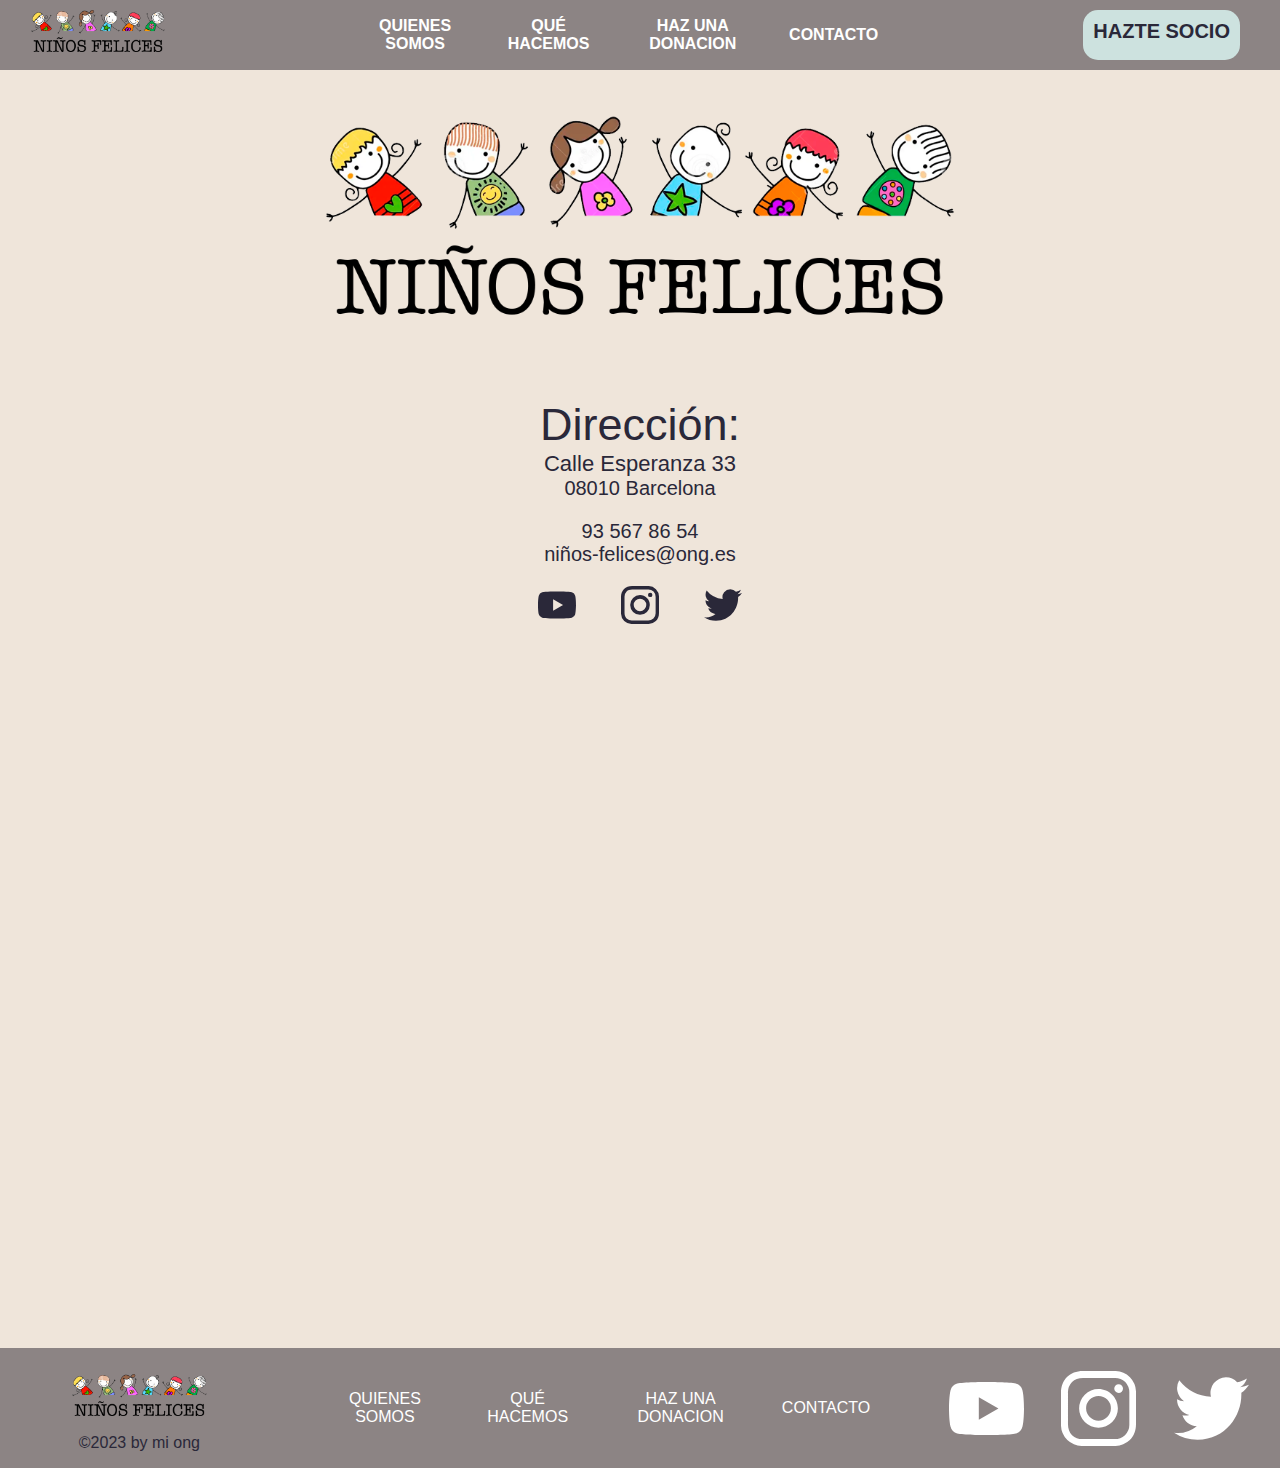
<file: contacto.html>
<html>
<head>
  <meta charset="UTF-8">
  <title>contacto</title>
  <link rel="stylesheet" href="style/style.css">
  <link rel="icon" type="image/x-icon" href="/images/icono.png">
</head>
<body>
  <header>
    <a href="index.html"> <img class="logo" src="images/logo.png" alt="logo"></a>
    <nav class="nav">
      <a class="item-nav item-header" href="quienes-somos.html">QUIENES SOMOS</a>
      <a class="item-nav item-header" href="que-hacemos.html">QUÉ HACEMOS</a>
      <a class="item-nav item-header" href="donaciones.html">HAZ UNA DONACION</a>
      <a class="item-nav item-header" href="contacto.html">CONTACTO</a>
    </nav>
    <a id="boton-header" href="hazte-socio.html">HAZTE SOCIO</a>
  </header>

  <main>
    <section id="section-contacto">
      <img id="logo-contacto" src="images/logo.png" alt="logo">
      <h2 id="h2-contacto">Dirección:</h2>
      <h3>Calle Esperanza 33</h3>
      <p>08010 Barcelona</p>
      <div id="datos-contacto">
        <a href="tel:+34935678654">93 567 86 54</a>
        <a href="mailto:gfdfdhfdh@ong.es">niños-felices@ong.es</a>
      </div>
      <div>
        <a href="https://www.youtube.com"><img class="icono-rrss" src="images/ytube-negro.svg" alt="red-social"></a>
        <a href="https://www.instagram.com"><img class="icono-rrss" src="images/insta-negro.svg" alt="red-social"></a>
        <a href="https://twitter.com"><img class="icono-rrss" src="images/twit-negro.svg" alt="red-social"></a>
      </div>
    </section>
    <section id="map">
      <iframe src="https://www.google.com/maps/embed?pb=!1m18!1m12!1m3!1d23940.57230556213!2d2.1078706347656087!3d41.405110399999984!2m3!1f0!2f0!3f0!3m2!1i1024!2i768!4f13.1!3m3!1m2!1s0x12a49814460a898d%3A0x578a53d539adae4d!2sC%2F%20de%20l&#39;Esperan%C3%A7a%2C%2033%2C%20Sarri%C3%A0-Sant%20Gervasi%2C%2008017%20Barcelona!5e0!3m2!1ses!2ses!4v1710249227195!5m2!1ses!2ses" width= 90% height="600" style="border:0;" allowfullscreen="" loading="lazy" referrerpolicy="no-referrer-when-downgrade"></iframe>
    </section>
  </main>

  <footer>
    <figure>
      <img class="logo" src="images/logo.png" alt="logo">
      <figcaption>©2023 by mi ong</figcaption>
    </figure>

    <nav class="nav">
      <a class="item-nav item-footer" href="quienes-somos.html">QUIENES SOMOS</a>
      <a class="item-nav item-footer" href="que-hacemos.html">QUÉ HACEMOS</a>
      <a class="item-nav item-footer" href="donaciones.html">HAZ UNA DONACION</a>
      <a class="item-nav item-footer" href="contacto.html">CONTACTO</a>
    </nav>

    <section id="section-rrss">
      <a id="youtube-footer" class="img-rrss" href="https://www.youtube.com" target="_blank"></a>
      <a id="instagram-footer" class="img-rrss" href="https://www.instagram.com" target="_blank"></a>
      <a id="twitter-footer" class="img-rrss" href="https://twitter.com" target="_blank"></a>
    </section>
  </footer>
</body>
</html>
</file>
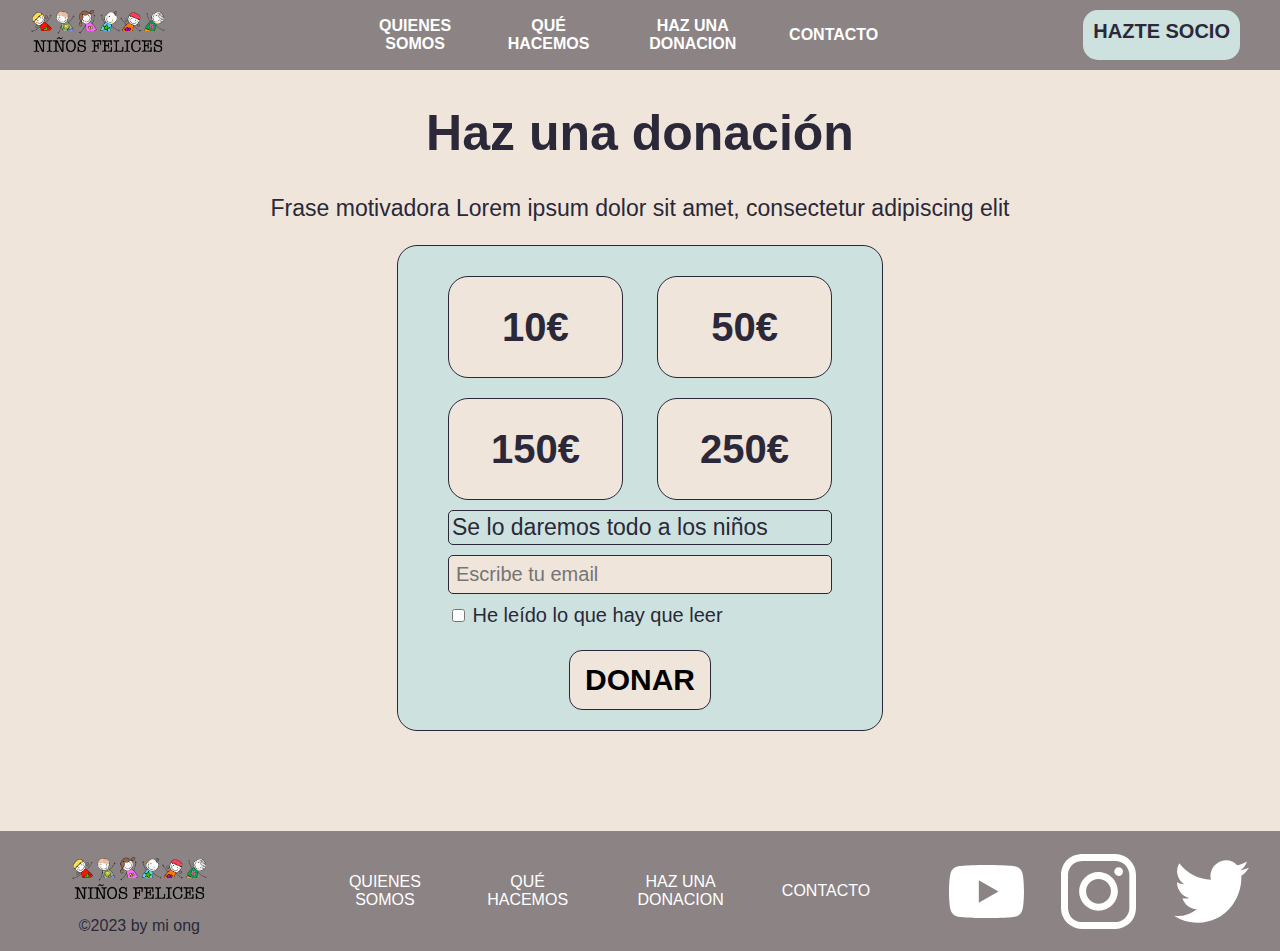
<file: donaciones.html>
<html>
<head>
  <meta charset="UTF-8">
  <title>donaciones</title>
  <link rel="stylesheet" href="style/style.css">
  <link rel="icon" type="image/x-icon" href="/images/icono.png">
</head>
<body>
  <header>
    <a href="index.html"> <img class="logo" src="images/logo.png" alt="logo"></a>
    <nav class="nav">
      <a class="item-nav item-header" href="quienes-somos.html">QUIENES SOMOS</a>
      <a class="item-nav item-header" href="que-hacemos.html">QUÉ HACEMOS</a>
      <a class="item-nav item-header" href="donaciones.html">HAZ UNA DONACION</a>
      <a class="item-nav item-header" href="contacto.html">CONTACTO</a>
    </nav>
    <a id="boton-header" href="hazte-socio.html">HAZTE SOCIO</a>
  </header>

  <main id="main-donaciones">
    <h1>Haz una donación</h1>
    <p>Frase motivadora Lorem ipsum dolor sit amet, consectetur adipiscing elit</p>
    <form class="formulario">
        <div class="seleccion-dinero">
          <input type="radio" id="10" name="dinero">
          <label for="10">10€</label>
          
          <input type="radio" id="50" name="dinero">
          <label for="50">50€</label>
          
          <input type="radio" id="150" name="dinero">
          <label for="150">150€</label>
          
          <input type="radio" id="250" name="dinero">
          <label for="250">250€</label>
        </div>

        <p>Se lo daremos todo a los niños</p>

        <input type="email" name="email" placeholder="Escribe tu email" required>

        <div>
          <input id="acepto-donar" type="checkbox" name="acepto" required>
          <label id="acepto-donar-label" for="acepto-donar">He leído lo que hay que leer</label>
        </div>

        <div id="div-donar">
          <input type="submit" value="DONAR">
        </div>
   </form> 
  </main>

  <footer>
    <figure>
      <img class="logo" src="images/logo.png" alt="logo">
      <figcaption>©2023 by mi ong</figcaption>
    </figure>

    <nav class="nav">
      <a class="item-nav item-footer" href="quienes-somos.html">QUIENES SOMOS</a>
      <a class="item-nav item-footer" href="que-hacemos.html">QUÉ HACEMOS</a>
      <a class="item-nav item-footer" href="donaciones.html">HAZ UNA DONACION</a>
      <a class="item-nav item-footer" href="contacto.html">CONTACTO</a>
    </nav>

    <section id="section-rrss">
      <a id="youtube-footer" class="img-rrss" href="https://www.youtube.com" target="_blank"></a>
      <a id="instagram-footer" class="img-rrss" href="https://www.instagram.com" target="_blank"></a>
      <a id="twitter-footer" class="img-rrss" href="https://twitter.com" target="_blank"></a>
    </section>
  </footer>
</body>
</html>
</file>
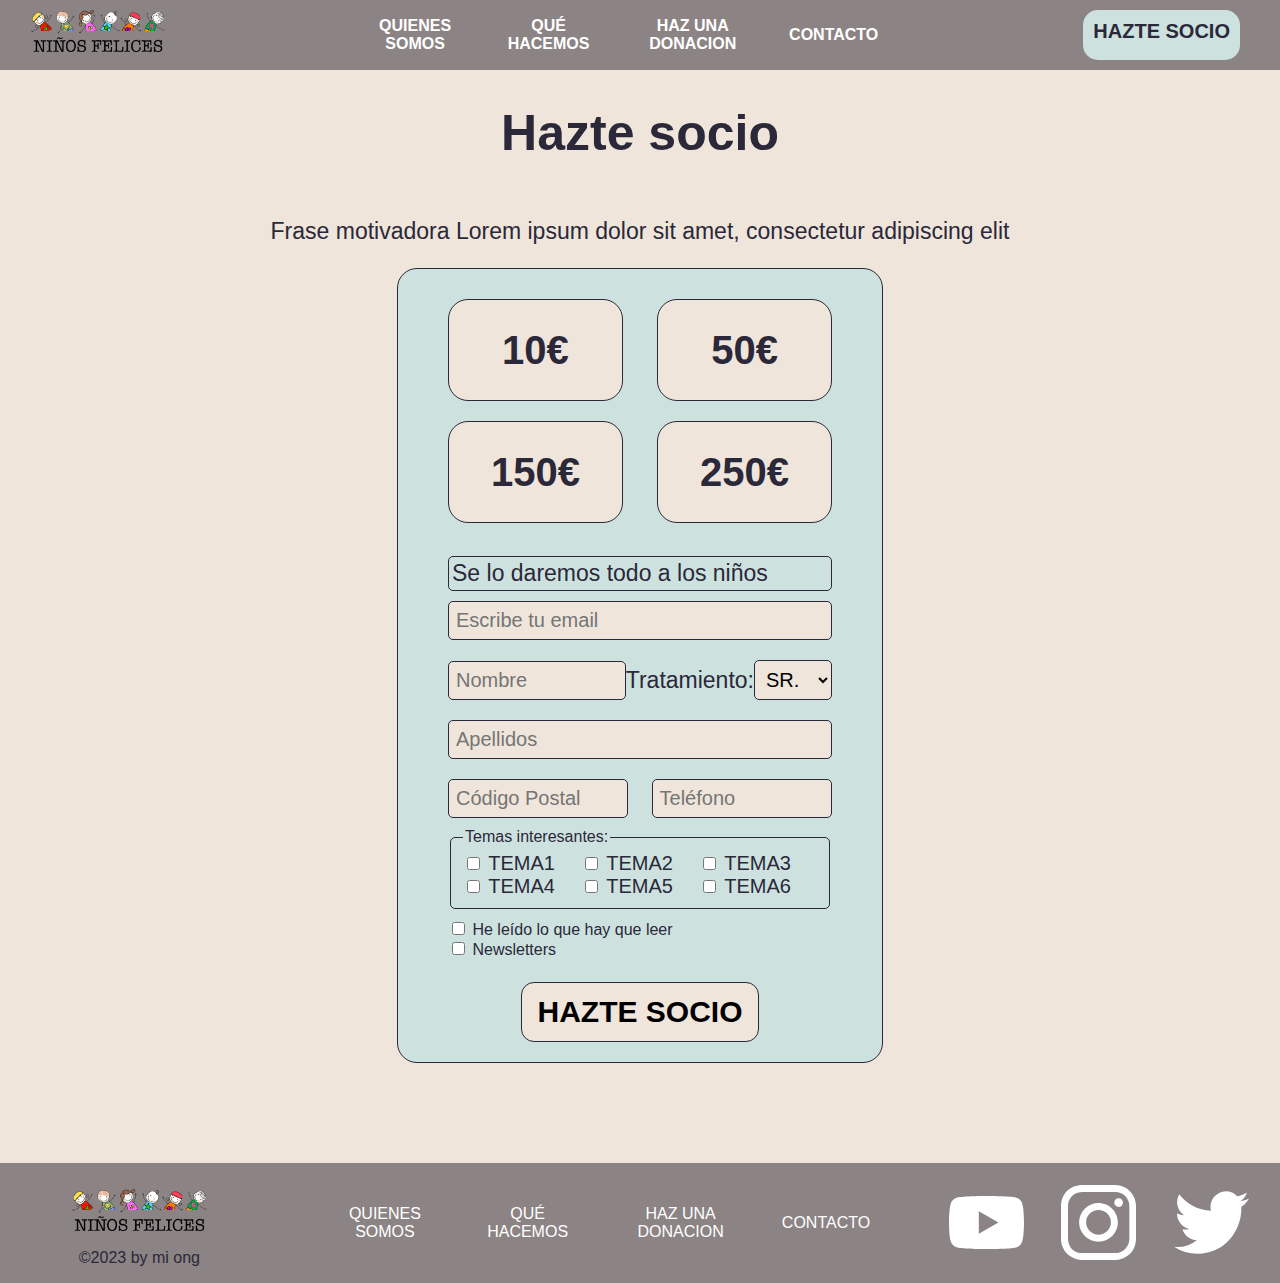
<file: hazte-socio.html>
<html>
<head>
  <meta charset="UTF-8">
  <title>hazte-socio</title>
  <link rel="stylesheet" href="style/style.css">
  <link rel="icon" type="image/x-icon" href="/images/icono.png">
</head>
<body>
  <header>
    <a href="index.html"> <img class="logo" src="images/logo.png" alt="logo"></a>
    <nav class="nav">
      <a class="item-nav item-header" href="quienes-somos.html">QUIENES SOMOS</a>
      <a class="item-nav item-header" href="que-hacemos.html">QUÉ HACEMOS</a>
      <a class="item-nav item-header" href="donaciones.html">HAZ UNA DONACION</a>
      <a class="item-nav item-header" href="contacto.html">CONTACTO</a>
    </nav>
    <a id="boton-header" href="hazte-socio.html">HAZTE SOCIO</a>
  </header>

  <main id="main-socio">
    <h1>Hazte socio</h1>
    <p>Frase motivadora Lorem ipsum dolor sit amet, consectetur adipiscing elit</p>
    
    <form class="formulario">
      <div class="seleccion-dinero">
        <input type="radio" id="10" name="dinero">
        <label for="10">10€</label>
        
        <input type="radio" id="50" name="dinero">
        <label for="50">50€</label>
        
        <input type="radio" id="150" name="dinero">
        <label for="150">150€</label>
        
        <input type="radio" id="250" name="dinero">
        <label for="250">250€</label>
      </div>

      <p>Se lo daremos todo a los niños</p>

      <input type="email" id="email" name="email" placeholder="Escribe tu email" required>
      <div id="div-nombre-tratamiento">
        <input type="text" id="nombre" name="nombre" placeholder="Nombre" required>
        <label for="tractament">Tratamiento:</label>
        <select name="tratamiento" id="tratamiento" required>
          <option value="SR">SR.</option>
          <option value="SRA">SRA</option>
          <option value="SRE">SRE</option>
        </select>
      </div>
      <input type="text" name="apellidos" placeholder="Apellidos" required>
      <div id="div-cp-tel">
        <input type="number" inputmode="numeric" name="cp" placeholder="Código Postal" required>
        <input type="number" inputmode="numeric" name="tel" placeholder="Teléfono" required>
      </div>
    
      <fieldset id="temas">
          <legend>Temas interesantes:</legend>
          <div>
            <label for="TEMA1">
                <input type="checkbox" id="TEMA1" name="temas" value="TEMA1">
                TEMA1
            </label>
            <label for="TEMA2">
                <input type="checkbox" id="TEMA2" name="temas" value="TEMA2">
                TEMA2
            </label>
            <label for="TEMA3">
                <input type="checkbox" id="TEMA3" name="temas" value="TEMA3">
                TEMA3
            </label>
            <label for="TEMA4">
                <input type="checkbox" id="TEMA4" name="temas" value="TEMA4">
                TEMA4
            </label>
            <label for="TEMA5">            
                <input type="checkbox" id="TEMA5" name="temas" value="TEMA5">
                TEMA5
            </label>
            <label for="TEMA6">            
                <input type="checkbox" id="TEMA6" name="temas" value="TEMA6">
                TEMA6
            </label>
          </div>
      </fieldset>
   
      <div id="div-leido">
        <input id="acepto-socio" type="checkbox" name="accepto" required>
        <label id="acepto-socio-label" for="acepto-socio">He leído lo que hay que leer</label>
      </div>

      <label id="newsletters-label" for="newsletters">            
          <input type="checkbox" id="newsletters" name="newsletters" value="newsletters">
          Newsletters
      </label>
      
      <div id="div-socio">
        <input type="submit" value="HAZTE SOCIO">
      </div>
   </form> 
  </main>

  <footer>
    <figure>
      <img class="logo" src="images/logo.png" alt="logo">
      <figcaption>©2023 by mi ong</figcaption>
    </figure>

    <nav class="nav">
      <a class="item-nav item-footer" href="quienes-somos.html">QUIENES SOMOS</a>
      <a class="item-nav item-footer" href="que-hacemos.html">QUÉ HACEMOS</a>
      <a class="item-nav item-footer" href="donaciones.html">HAZ UNA DONACION</a>
      <a class="item-nav item-footer" href="contacto.html">CONTACTO</a>
    </nav>

    <section id="section-rrss">
      <a id="youtube-footer" class="img-rrss" href="https://www.youtube.com" target="_blank"></a>
      <a id="instagram-footer" class="img-rrss" href="https://www.instagram.com" target="_blank"></a>
      <a id="twitter-footer" class="img-rrss" href="https://twitter.com" target="_blank"></a>
    </section>
  </footer>
</body>
</html>
</file>
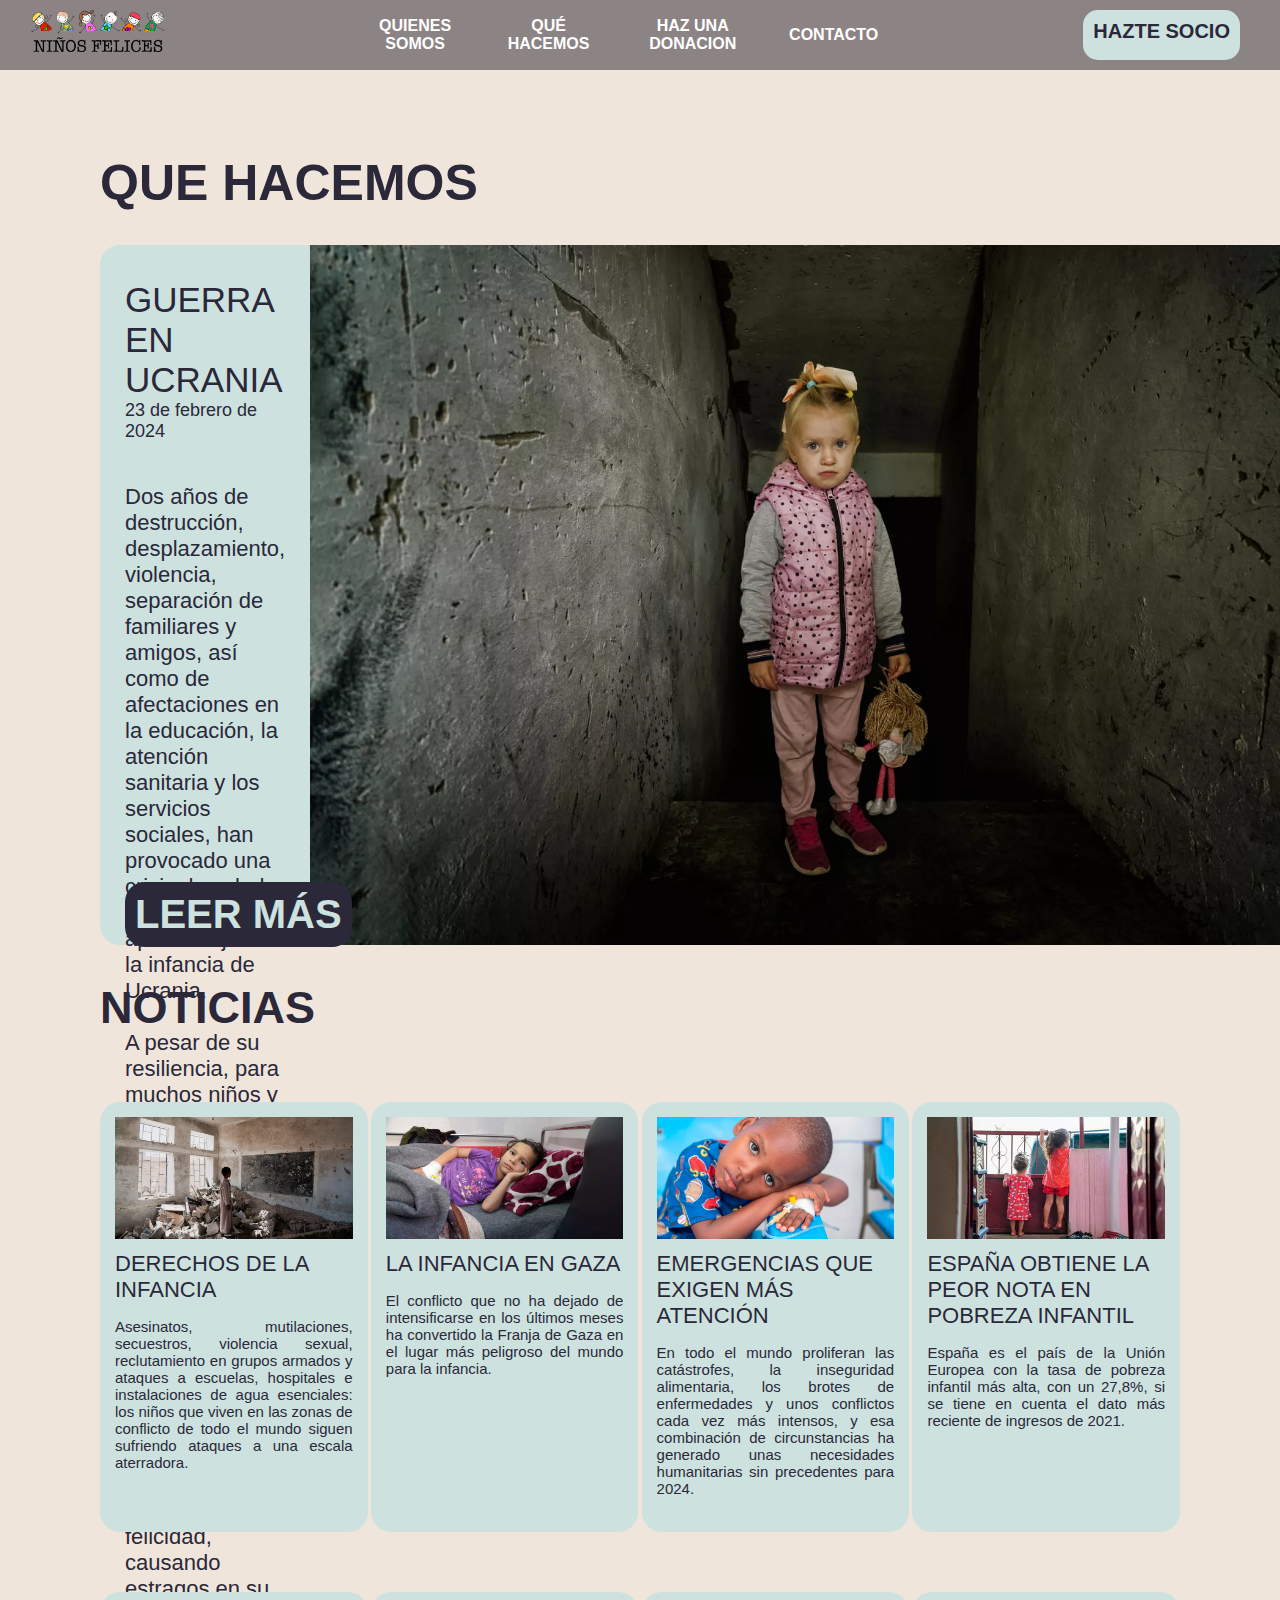
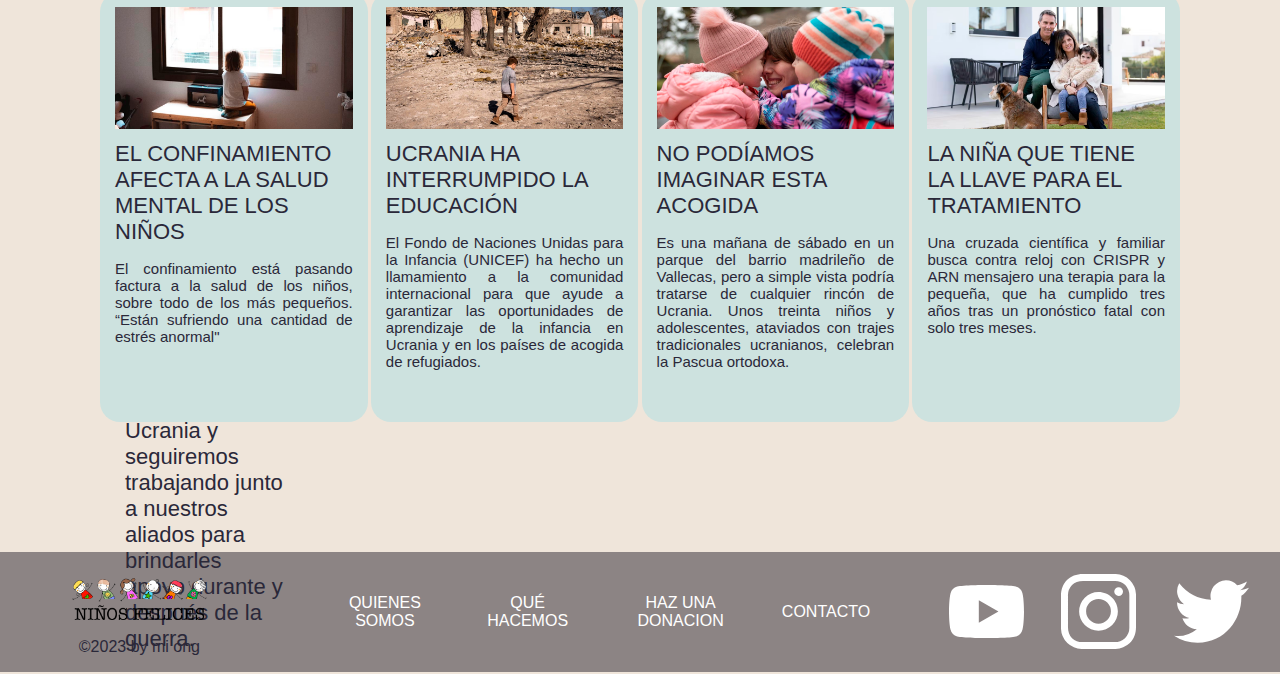
<file: que-hacemos.html>
<html>
<head>
  <meta charset="UTF-8">
  <title>que-hacemos</title>
  <link rel="stylesheet" href="style/style.css">
  <link rel="icon" type="image/x-icon" href="/images/icono.png">
</head>
<body>
  <header>
    <a href="index.html"> <img class="logo" src="images/logo.png" alt="logo"></a>
    <nav class="nav">
      <a class="item-nav item-header" href="quienes-somos.html">QUIENES SOMOS</a>
      <a class="item-nav item-header" href="que-hacemos.html">QUÉ HACEMOS</a>
      <a class="item-nav item-header" href="donaciones.html">HAZ UNA DONACION</a>
      <a class="item-nav item-header" href="contacto.html">CONTACTO</a>
    </nav>
    <a id="boton-header" href="hazte-socio.html">HAZTE SOCIO</a>
  </header>

  <main id="main-que-hacemos">
    <h1>QUE HACEMOS</h1>
    <article id="article-que-hacemos">
      <section>
        <h3>GUERRA EN UCRANIA</h3>
        <h6>23 de febrero de 2024</h6>
        <p>Dos años de destrucción, desplazamiento, violencia, separación de familiares y amigos, así como de afectaciones en la educación, la atención sanitaria y los servicios sociales, han provocado una crisis de salud mental y de aprendizaje en la infancia de Ucrania. 
          <br><br> A pesar de su resiliencia, para muchos niños y niñas, dentro y fuera del país, la guerra ha acabado con dos años de escolarización, con sus momentos de juego con amigos y momentos pasados con sus seres queridos, robándoles su educación y felicidad, causando estragos en su estado mental.
          <br><br>UNICEF estaba presente en Ucrania antes de que estallara la guerra y ha permanecido sobre el terreno en los meses posteriores para seguir prestando ayuda. Estamos con los niños y las niñas de Ucrania y seguiremos trabajando junto a nuestros aliados para brindarles apoyo durante y después de la guerra.
        </p>
        <a class="boton-principal" target="_blank" href="https://www.unicef.org/es/emergencias/guerra-ucrania-supone-amenaza-inmediata-para-ninos-y-ninas">LEER MÁS</a>
      </section>
      <img src="images/noticia1.jpg" alt="logo">
    </article>

    <h2 id="ancla-noticias">NOTICIAS</h2>

    <section id="section-cajitas">
        <article>
          <a target="_blank" href="https://www.unicef.org/es/historias/ninos-en-la-mira-seis-graves-violaciones-contra-ninos-en-tiempos-de-guerra">
            <img src="images/noticia2.png" alt="logo">
            <h4>DERECHOS DE LA INFANCIA</h4>
            <p>Asesinatos, mutilaciones, secuestros, violencia sexual, reclutamiento en grupos armados y ataques a escuelas, hospitales e instalaciones de agua esenciales: los niños que viven en las zonas de conflicto de todo el mundo siguen sufriendo ataques a una escala aterradora.</p>
          </a>
        </article>

      <article>
        <a target="_blank" href="https://www.unicef.org/es/historias/infancia-desplazada-en-gaza">
          <img src="images/noticia3.png" alt="logo">
          <h4>LA INFANCIA EN GAZA</h4>
          <p>El conflicto que no ha dejado de intensificarse en los últimos meses ha convertido la Franja de Gaza en el lugar más peligroso del mundo para la infancia.</p>
        </a>
      </article>

      <article>
        <a target="_blank" href="https://www.unicef.org/es/emergencias/13-emergencias-que-exigen-mas-atencion-en-2024">
          <img src="images/noticia4.png" alt="logo">
          <h4>EMERGENCIAS QUE EXIGEN MÁS ATENCIÓN</h4>
          <p>En todo el mundo proliferan las catástrofes, la inseguridad alimentaria, los brotes de enfermedades y unos conflictos cada vez más intensos, y esa combinación de circunstancias ha generado unas necesidades humanitarias sin precedentes para 2024.</p>
        </a>
      </article>

      <article>
        <a target="_blank" href="https://www.europapress.es/epsocial/infancia/noticia-espana-obtiene-peor-nota-pobreza-infantil-union-europea-unicef-20231206000051.html">
          <img src="images/noticia5.png" alt="logo">
          <h4>ESPAÑA OBTIENE LA PEOR NOTA EN POBREZA INFANTIL</h4>
          <p>España es el país de la Unión Europea con la tasa de pobreza infantil más alta, con un 27,8%, si se tiene en cuenta el dato más reciente de ingresos de 2021.</p>
        </a>
      </article>

      <article>
        <a target="_blank" href="https://www.lavanguardia.com/ciencia/20200418/48571125827/confinamiento-afecta-salud-mental-ninos.html">
          <img src="images/noticia6.png" alt="logo">
          <h4>EL CONFINAMIENTO AFECTA A LA SALUD MENTAL DE LOS NIÑOS</h4>
          <p>El confinamiento está pasando factura a la salud de los niños, sobre todo de los más pequeños. “Están sufriendo una cantidad de estrés anormal"</p>          
        </a>
      </article>

      <article>
        <a target="_blank" href="https://www.rtve.es/noticias/20230124/guerra-ucrania-interrumpido-educacion-cinco-millones-ninos-ninas-segun-unicef/2417314.shtml">
          <img src="images/noticia7.png" alt="logo">
          <h4>UCRANIA HA INTERRUMPIDO LA EDUCACIÓN</h4>
          <p>El Fondo de Naciones Unidas para la Infancia (UNICEF) ha hecho un llamamiento a la comunidad internacional para que ayude a garantizar las oportunidades de aprendizaje de la infancia en Ucrania y en los países de acogida de refugiados.</p>
        </a>
      </article>

      <article>
        <a target="_blank" href="https://www.rtve.es/noticias/20220501/integracion-familias-ucranianas-espana-exito-acogida/2345460.shtml">
          <img src="images/noticia8.png" alt="logo">
          <h4>NO PODÍAMOS IMAGINAR ESTA ACOGIDA</h4>
          <p>Es una mañana de sábado en un parque del barrio madrileño de Vallecas, pero a simple vista podría tratarse de cualquier rincón de Ucrania. Unos treinta niños y adolescentes, ataviados con trajes tradicionales ucranianos, celebran la Pascua ortodoxa.</p>
        </a>
      </article>

      <article>
        <a target="_blank" href="https://elpais.com/salud-y-bienestar/2024-02-26/carmen-la-nina-que-tiene-la-llave-para-el-tratamiento-de-enfermedades-de-origen-genetico.html">
          <img src="images/noticia9.png" alt="logo">
          <h4>LA NIÑA QUE TIENE LA LLAVE PARA EL TRATAMIENTO</h4>
          <p>Una cruzada científica y familiar busca contra reloj con CRISPR y ARN mensajero una terapia para la pequeña, que ha cumplido tres años tras un pronóstico fatal con solo tres meses.</p>
        </a>
      </article>
    </section>
  </main>

  <footer>
    <figure>
      <img class="logo" src="images/logo.png" alt="logo">
      <figcaption>©2023 by mi ong</figcaption>
    </figure>

    <nav class="nav">
      <a class="item-nav item-footer" href="quienes-somos.html">QUIENES SOMOS</a>
      <a class="item-nav item-footer" href="que-hacemos.html">QUÉ HACEMOS</a>
      <a class="item-nav item-footer" href="donaciones.html">HAZ UNA DONACION</a>
      <a class="item-nav item-footer" href="contacto.html">CONTACTO</a>
    </nav>

    <section id="section-rrss">
      <a id="youtube-footer" class="img-rrss" href="https://www.youtube.com" target="_blank"></a>
      <a id="instagram-footer" class="img-rrss" href="https://www.instagram.com" target="_blank"></a>
      <a id="twitter-footer" class="img-rrss" href="https://twitter.com" target="_blank"></a>
    </section>
  </footer>
</body>
</html>
</file>
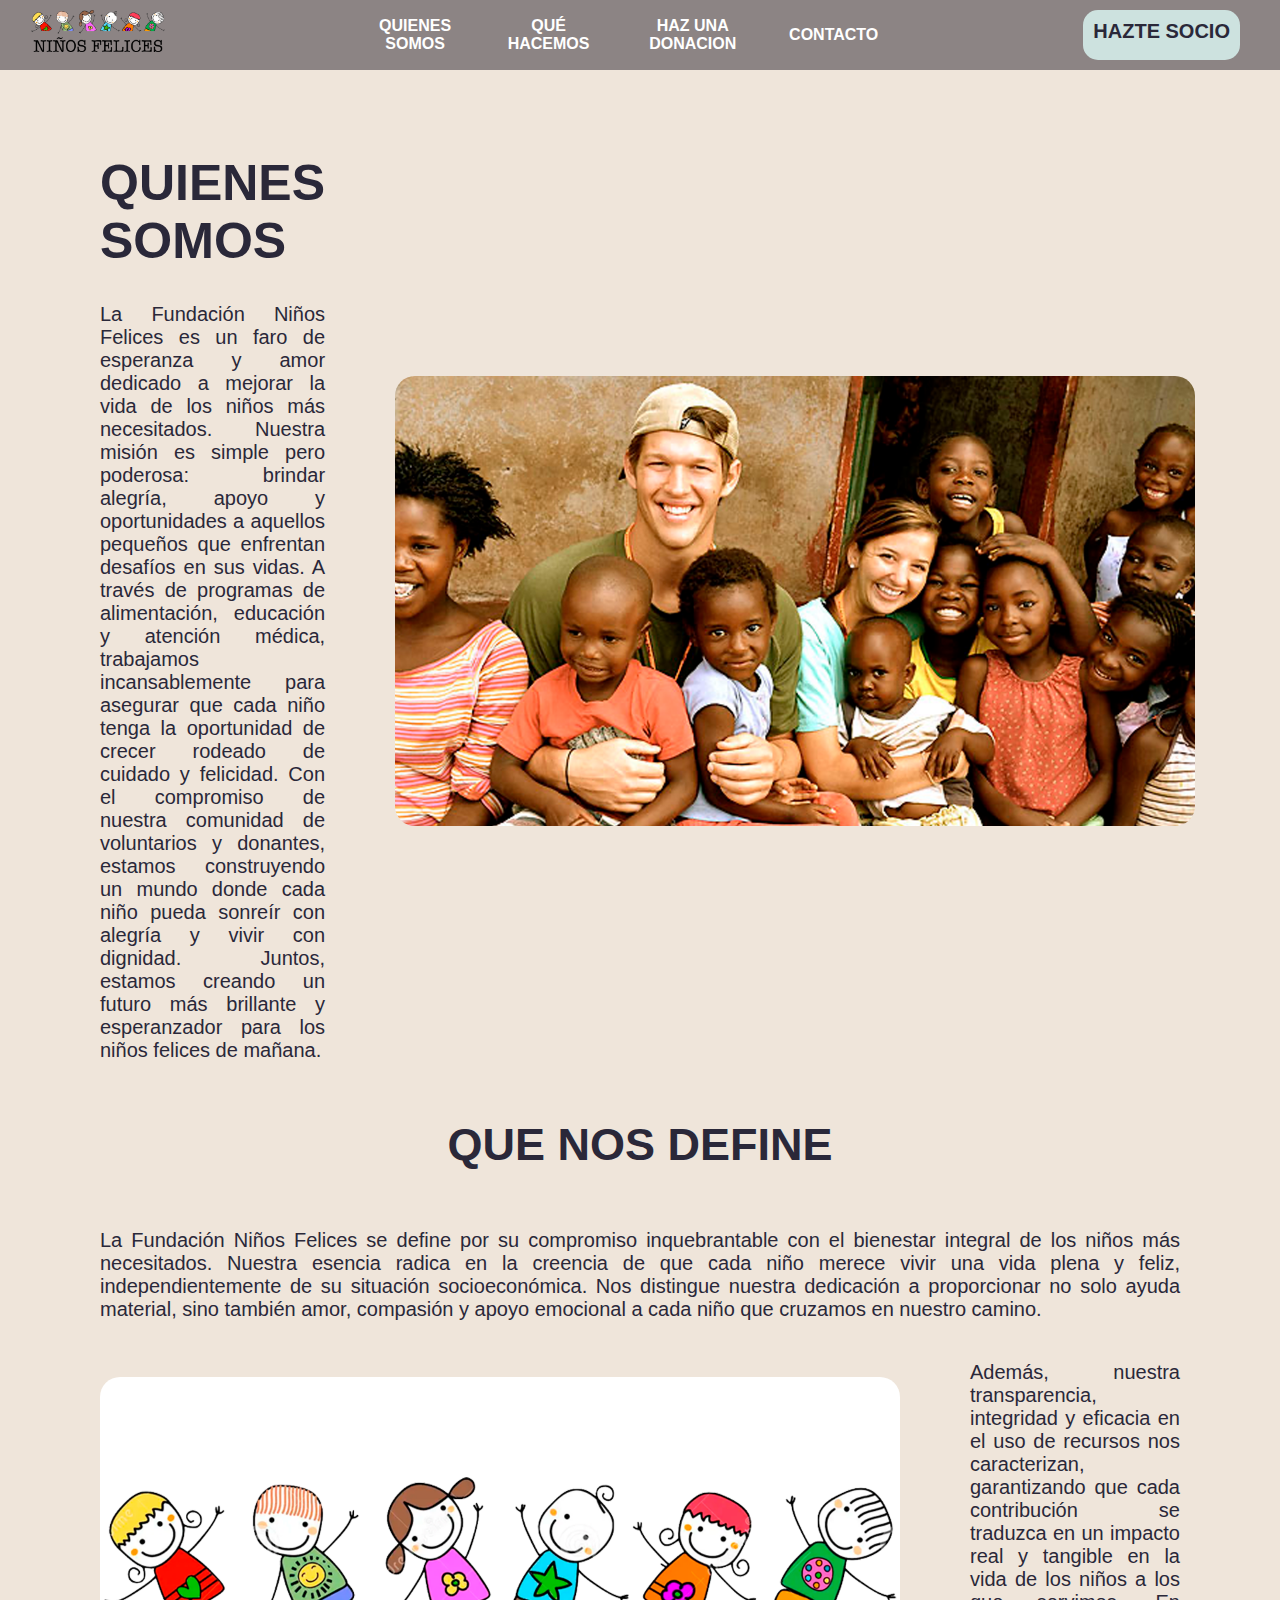
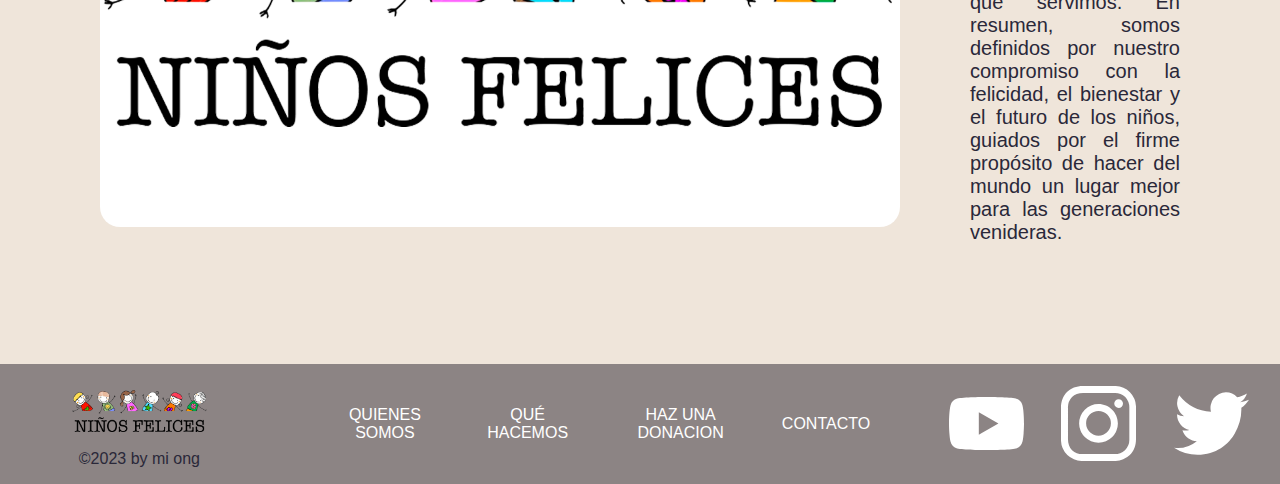
<file: quienes-somos.html>
<html>
<head>
  <meta charset="UTF-8">
  <title>quienes-somos</title>
  <link rel="stylesheet" href="style/style.css">
  <link rel="icon" type="image/x-icon" href="/images/icono.png">
</head>
<body>
  <header>
    <a href="index.html"> <img class="logo" src="images/logo.png" alt="logo"></a>
    <nav class="nav">
      <a class="item-nav item-header" href="quienes-somos.html">QUIENES SOMOS</a>
      <a class="item-nav item-header" href="que-hacemos.html">QUÉ HACEMOS</a>
      <a class="item-nav item-header" href="donaciones.html">HAZ UNA DONACION</a>
      <a class="item-nav item-header" href="contacto.html">CONTACTO</a>
    </nav>
    <a id="boton-header" href="hazte-socio.html">HAZTE SOCIO</a>
  </header>

  <main id="quienes-somos">
    <article>
      <section>
        <h1>QUIENES SOMOS</h1>
        <p>La Fundación Niños Felices es un faro de esperanza y amor dedicado a mejorar la vida de los niños más necesitados. Nuestra misión es simple pero poderosa: brindar alegría, apoyo y oportunidades a aquellos pequeños que enfrentan desafíos en sus vidas. A través de programas de alimentación, educación y atención médica, trabajamos incansablemente para asegurar que cada niño tenga la oportunidad de crecer rodeado de cuidado y felicidad. Con el compromiso de nuestra comunidad de voluntarios y donantes, estamos construyendo un mundo donde cada niño pueda sonreír con alegría y vivir con dignidad. Juntos, estamos creando un futuro más brillante y esperanzador para los niños felices de mañana.</p>
      </section>
      <img id="quienes-somos-img-1" src="images/quienes-somos.png" alt="logo">
    </article>
    
    <article id="article-que-nos-define">
      <h2>QUE NOS DEFINE</h2>
      <p>La Fundación Niños Felices se define por su compromiso inquebrantable con el bienestar integral de los niños más necesitados. Nuestra esencia radica en la creencia de que cada niño merece vivir una vida plena y feliz, independientemente de su situación socioeconómica. Nos distingue nuestra dedicación a proporcionar no solo ayuda material, sino también amor, compasión y apoyo emocional a cada niño que cruzamos en nuestro camino.</p>
    </article>

    <article>
      <img id="quienes-somos-img-2" src="images/contacto.png" alt="logo">
      <p>Además, nuestra transparencia, integridad y eficacia en el uso de recursos nos caracterizan, garantizando que cada contribución se traduzca en un impacto real y tangible en la vida de los niños a los que servimos. En resumen, somos definidos por nuestro compromiso con la felicidad, el bienestar y el futuro de los niños, guiados por el firme propósito de hacer del mundo un lugar mejor para las generaciones venideras.</p>
    </article>
  </main>

  <footer>
    <figure>
      <img class="logo" src="images/logo.png" alt="logo">
      <figcaption>©2023 by mi ong</figcaption>
    </figure>

    <nav class="nav">
      <a class="item-nav item-footer" href="quienes-somos.html">QUIENES SOMOS</a>
      <a class="item-nav item-footer" href="que-hacemos.html">QUÉ HACEMOS</a>
      <a class="item-nav item-footer" href="donaciones.html">HAZ UNA DONACION</a>
      <a class="item-nav item-footer" href="contacto.html">CONTACTO</a>
    </nav>

    <section id="section-rrss">
      <a id="youtube-footer" class="img-rrss" href="https://www.youtube.com" target="_blank"></a>
      <a id="instagram-footer" class="img-rrss" href="https://www.instagram.com" target="_blank"></a>
      <a id="twitter-footer" class="img-rrss" href="https://twitter.com" target="_blank"></a>
    </section>
  </footer>
</body>
</html>
</file>
<file: style/style.css>
body{
  background-color: #efe5da;
  color: #2a2839;
  font-family: 'Segoe UI', Tahoma, Geneva, Verdana, sans-serif;
  margin: 0;
  padding: 0;
}

h1{
  font-size: 50px;
}

h2{
  font-size: 45px;
}

img{
  width: 100%;
}

header{
  height: 70px;

  display: flex;
  justify-content: space-between;
  margin: 0 auto;
  padding-inline: 30px;
  position: sticky;    
  position: -webkit-sticky; /* Safari */
  text-align: center;
  top: 0;
  z-index: 1;

  background-color: #8c8484;
}

footer{
  width: 100%;
  
  align-items: center;
  display: flex;
  justify-content: space-around;
  margin: 0 auto;
  margin-top: 100px;
  text-align: center;

  background-color: #8c8484;
}

/* ------------ HEADER FOOTER ----------- */
.logo{
  height: 70px;
  width: auto;

  display: block;
}

#boton-header{
  text-align: center;
  
  margin: 10px;
  padding: 10px;
  
  background-color: #cde2df; 
  border-radius: 15px;
  color: #2a2839; 
  font-weight: bold;
  font-size: 20px;
  text-decoration: none;
  transition-duration: 0.4s;
}

#boton-header:hover{
  color: white;
}

.nav{
  width: 45%;

  align-items: center;
  display: flex;
  text-align: center;
}

.item-nav{
  display: block;
  margin: 0 auto;
  padding: 14px 16px;
  text-align: center;
  
  color: white;
  text-decoration: none;
}

.item-header{
  font-weight: bold;
  transition: width 0.3s ease, left 0.3s ease;
}

.item-header:hover{
  border-bottom: white solid 2px;
}

.item-footer:hover{
  font-weight: bold;
}

#section-rrss{
  width: 300px;
  
  display: flex;
  justify-content: space-between;
}

.img-rrss{
  width: 75px;
  height: 75px; 
}

#youtube-footer{
  background-image: url("/images/ytube.svg");
}

#youtube-footer:hover{
  background-image: url('/images/ytube-negro.svg');
}

#instagram-footer{
  background-image: url("/images/insta.svg");
}

#instagram-footer:hover{
  background-image: url("/images/insta-negro.svg");
}

#twitter-footer{
  background-image: url("/images/twit.svg");
}

#twitter-footer:hover{
  background-image: url("/images/twit-negro.svg");
}

/* ---------- PAGINA PRINCIPAL ---------- */
#contenedor-principal{
  width: 100%;
  
  display: inline-block;
  position: relative;
}

#contenedor-principal h2{
  top: 70%;
  font-size: 40px;
}

#contenedor-principal p{
  top: 77%;
  font-size: 24px;
}
  
.texto-imagen-principal {
  position: absolute;
  left: 50px;
  color: white;
  text-shadow: 1px 1px 2px black;
}
  
#contenedor-principal a{
  margin: 10px;
  padding: 10px;
  text-align: center;
  top: 85%;
  
  background-color: rgba(140, 132, 132, .5); 
  border-radius: 20px;
  font-size: 40px;
  font-weight: bold;
  text-decoration: none;
  transition-duration: 0.6s;
}
  
#contenedor-principal a:hover {
  background-color: #8C8484;
  transform: scale(1.1);
}

.contenedor-tarjetitas {
  align-items: center;
  display: flex;
  justify-content: space-around;
  margin: 0;
  padding: 50px;
}
  
.contenedor-tarjetitas article{
  height: 800px;
  width: 450px;
  display: flex;
  flex-direction: column;
  align-items: center;
  margin: 5px; 
  text-align: center;

  background-color: #cde2df ;
  border-radius: 20px;
}
   
.contenedor-tarjetitas img {
  height: 250px;
  width: 400px;
}
  
.contenedor-tarjetitas p {
  padding: 27px;
  text-align: justify;
  
  font-size: 20px;
}
  
.boton-principal {
  margin-bottom: 50px;
  padding: 10px;
  text-align: center;
  
  background-color: #2a2839; 
  border-radius: 20px;
  color: #cde2df;
  font-size: 35px;
  text-decoration: none;
  transition-duration: 0.5s;
}
  
.boton-principal:hover {
  color: white;
  transform: scale(1.1);
}
  
#grande {
  height: 900px;
  width: 500px;
}

#grande img {
  height: 300px;
  width: 450px;
}

#grande h2 {
  font-size: 50px;
}

#grande p {
  font-size: 22px;
}

#grande a {
  font-size: 40px;
}

#contenedor-nosotros{
  text-align: center;
}

#contenedor-nosotros h2{
  font-size: 50px;
  margin-top: 100px;
}

#contenedor-nosotros h3{
  font-size: 40px;
}

#contenedor-nosotros article{
  height: 850px;
  width: 500px;

  align-items: center;
  display: flex;
  flex-direction: column;
  justify-content: space-between;
}

#contenedor-nosotros img{
  height: auto;
  width: 100%;

  border-radius: 20px 20px 0 0;
}

#contenedor-nosotros p{
  font-size: 24px;
  margin: 0;
}

/* ------------- QUE HACEMOS ------------ */
#main-que-hacemos {
  padding-inline: 100px;
  padding-top: 50px;
}
  
#article-que-hacemos{
  background-color: #cde2df;
  border-radius: 20px;
  display: flex;
  height: 700px;
}

#article-que-hacemos h3{
  margin-bottom: 0;
  
  font-size: 35px;
  font-weight: lighter;
}

#article-que-hacemos section{
  flex-direction: column;
  height: max-content;
  padding-left: 25px;
  padding-right: 25px;
}

#article-que-hacemos a{
  margin: 0px;
  position: absolute;
  top: 98%;
 
  font-size: 40px;
  font-weight: bold;
}

#article-que-hacemos p{
  font-size: 22px;
}

#article-que-hacemos h6{
  margin-top: 0;

  font-size: 18px;
  font-weight: normal;
}

#article-que-hacemos img{
  height: 100%;
  width: 250%;
}

#section-cajitas{
  display: flex;
  flex-direction: row;
  flex-wrap: wrap;  
  justify-content: space-between;  
}

#section-cajitas article{
  flex-direction: column;
  height: 400px;
  margin-block: 30px;
  padding: 15px;
  width: 22%;
  
  background-color: #cde2df;
  border-radius: 20px;
  transition-duration: 0.5s;
}

#section-cajitas a{
  color: #2a2839;
  text-decoration: none;
}

#section-cajitas article:hover{
  transform: scale(1.05);
}

#section-cajitas h4{
  margin-block: 5%;
  
  font-size: 22px;
  font-weight: lighter;
}

#section-cajitas p{
  font-size: 15px;
  text-align: justify;
}

/* ------------ QUIENES SOMOS ----------- */
#quienes-somos{
  padding-inline: 100px;
  padding-top: 50px;
}

#quienes-somos p{
  font-size: 20px;
  text-align: justify;
}

#quienes-somos article{
  align-items: center;
  display: flex;
}

#quienes-somos img{
  border-radius: 20px;
  width: 800px;
}

#quienes-somos-img-1{
  margin-left: 70px;
}

#quienes-somos-img-2{
  margin-right: 70px;
}

#article-que-nos-define{
  flex-direction: column;
}

/* ------------- DONACIONES ------------- */
#main-donaciones {
    align-items: center;
    display: flex;
    flex-direction: column;
    width: 100%;
}
 
#main-donaciones p {
  margin-top: 0;
  font-size: 23px;
}
  
/* -------------- CONTACTO -------------- */
#section-contacto {
  text-align: center;
}
  
#logo-contacto {
  width: 50%;
  height: auto;
  margin: 0;
}

#section-contacto h2 {
  font-weight: 400;
  margin: 0;
}

#section-contacto h3 {
  font-size: 22px;
  font-weight: normal;
  margin: 0;
}

#section-contacto a {
  color: #2a2839;
  font-size: 20px;
  text-decoration: none;
}

.icono-rrss {
  width: 3%;
  margin: 20px;
}

#datos-contacto {
  display: flex;
  flex-direction: column;
  margin-top: 20px;
}

#section-contacto p {
  font-size: 20px;
  margin: 0;
}
  
/* ------------ HAZTE SOCIO ------------- */
  #main-socio {
    display: flex;
    flex-direction: column;
    width: 100%;
    align-items: center;
  }
  
  #main-socio p {
    font-size: 23px;
  }

  #main label {
    font-size: 20px;
  }
  /* -------------- FORMULARIO -------------- */
.formulario{
  border: 1px solid #2a2839;
  background-color: #cde2df;
  border-radius: 20px;
  display: flex;
  flex-direction: column;
  margin: 0;
  padding-inline: 50px;
  padding-block: 20px;
  width: 30%;
}
  
.seleccion-dinero {
  display: flex;
  flex-direction: row;
  flex-wrap: wrap;
  justify-content: space-between;
}
  
.seleccion-dinero input[type="radio"]{
  display: none;
}

.seleccion-dinero input[type="radio"]:not(:checked) + label {
  background-color: #efe5da;
}

.seleccion-dinero input[type="radio"]:checked + label{
  background-color: #2a2839;
  color: white;
}
  
.seleccion-dinero label{
  align-items: center;
  display: flex;
  height: 100px;
  justify-content: center;
  margin-block: 10px;
  width: 45%;

  background-color: #efe5da;
  border: 1px solid #2a2839;
  border-radius: 20px;
  cursor: pointer;
  font-size: 40px;
  font-weight: bold;
}
  
.formulario p{
  border: 1px solid #2a2839;
  border-radius: 5px;
  padding: 3px;
  margin-top: 23px;
  margin-bottom: 0;
}
  
.formulario input[type="email"],
.formulario input[type="number"],
.formulario input[type="text"],
select {
    padding: 7px;
    margin-block: 10px;
    width: 100%;

    background-color: #efe5da;
    border: 1px solid #2a2839;
    border-radius: 5px;
    font-size: 20px;
}

.formulario input[type="number"]{
  appearance: textfield;
  -moz-appearance: textfield;
}

input[type=number]::-webkit-inner-spin-button,
input[type=number]::-webkit-outer-spin-button {
  -webkit-appearance: none;
}

#acepto-donar-label {
  font-size: 20px;
}
  
.formulario input[type="submit"]{
  height: 60px;
  margin-top: 23px;
  padding-inline: 15px;
  width: fit-content;
  
  background-color: #efe5da;
  border: 1px solid #2a2839;
  border-radius: 13px;
  font-size: 30px;
  font-weight: bold;
}

.formulario input[type="submit"]:hover{
  background-color: #2a2839;
  color: white;
}
  
#temas {
  border: 1px solid #2a2839;
  border-radius: 5px;
}

#nombre {
  width: 50%;
}

#tratamiento {
  width: auto;
}

#div-nombre-tratamiento {
  display: flex;
  justify-content: space-between;
  align-items: center;
}

#div-nombre-tratamiento label {
  font-size: 23px;
}

#div-cp-tel {
  display: flex;
  justify-content: space-between;
}

#div-cp-tel input[type="number"] {
  width: 47%;
}

#temas div {
  display: grid;
  grid-template-columns: repeat(3, 1fr);
  font-size: 20px;
}

#div-leido {
  margin-top: 10px;
}

#div-socio {
  display: flex;
  justify-content: center;
}

#div-donar{
  align-items: center;
  display: flex;
  flex-direction: column;
  width: 100%;
}

/* -------------- MAPA -------------- */
#map {
    text-align: center;
  }
</file>
